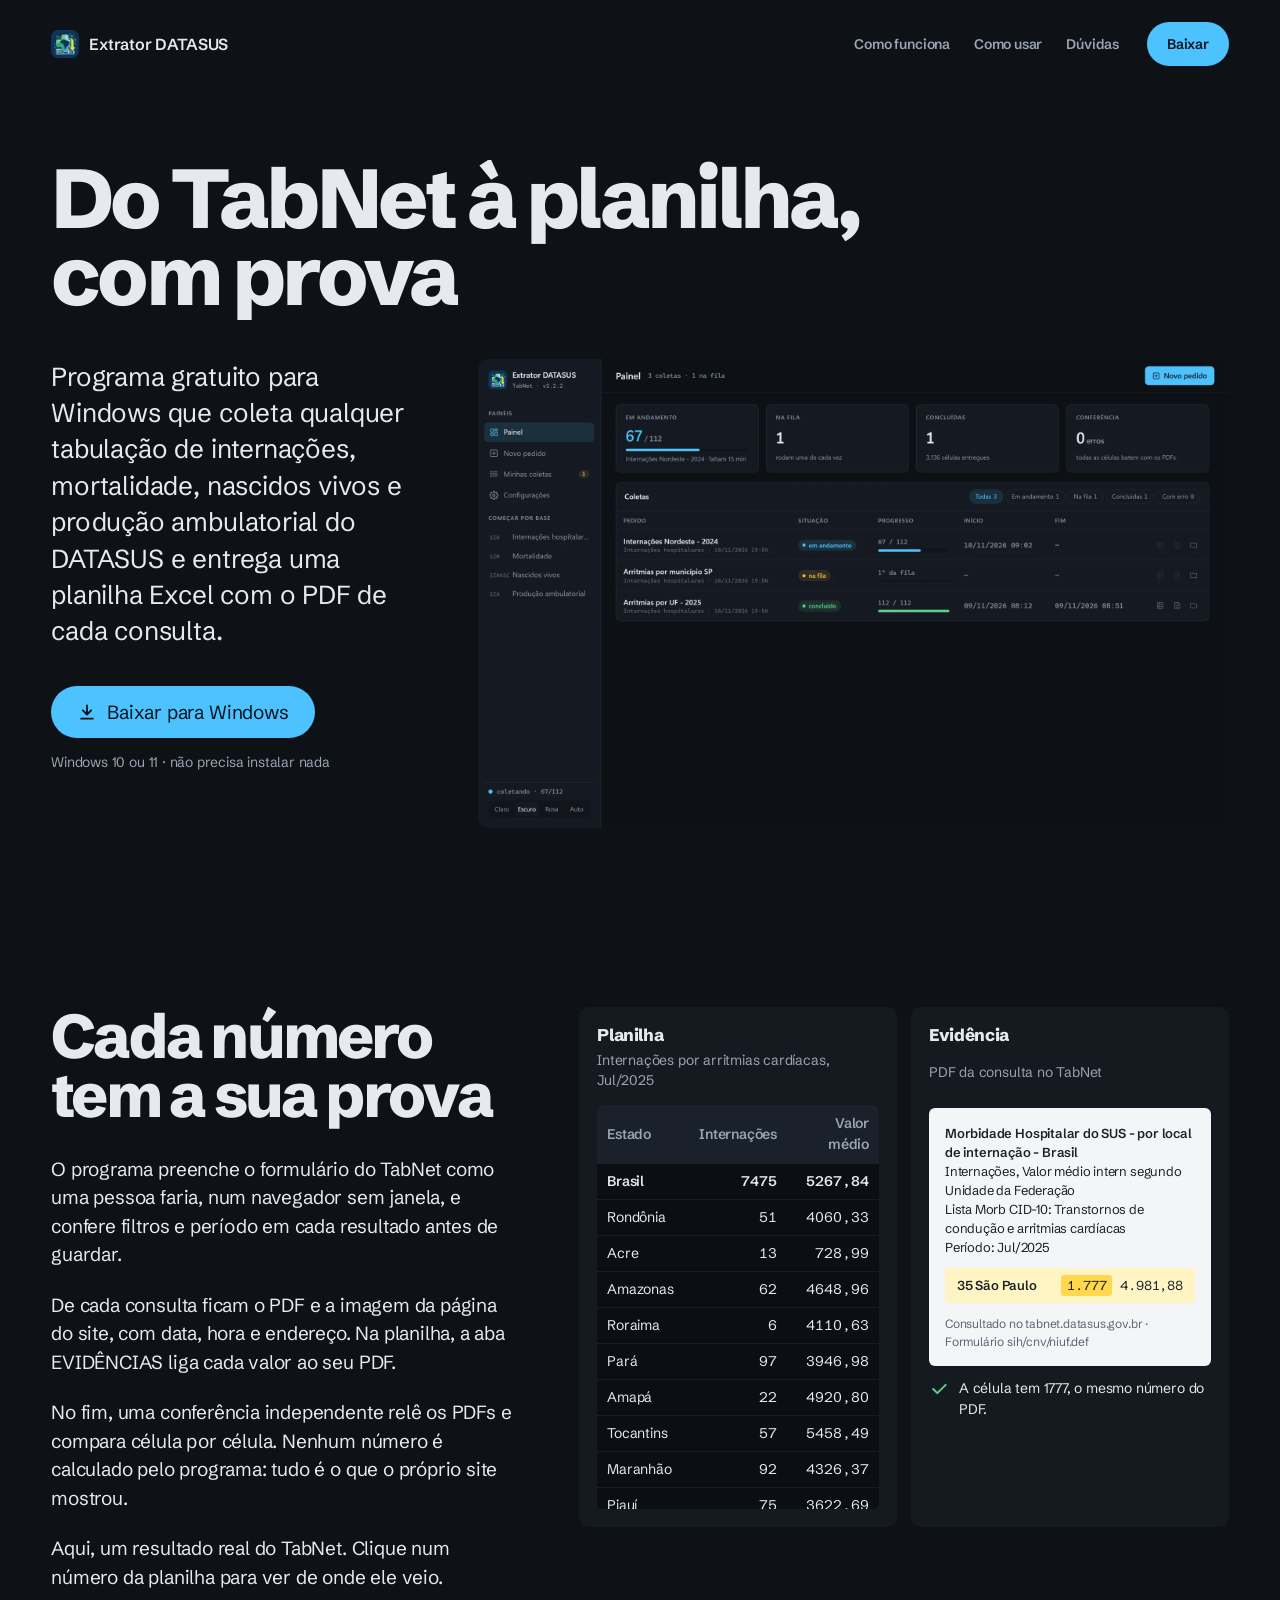
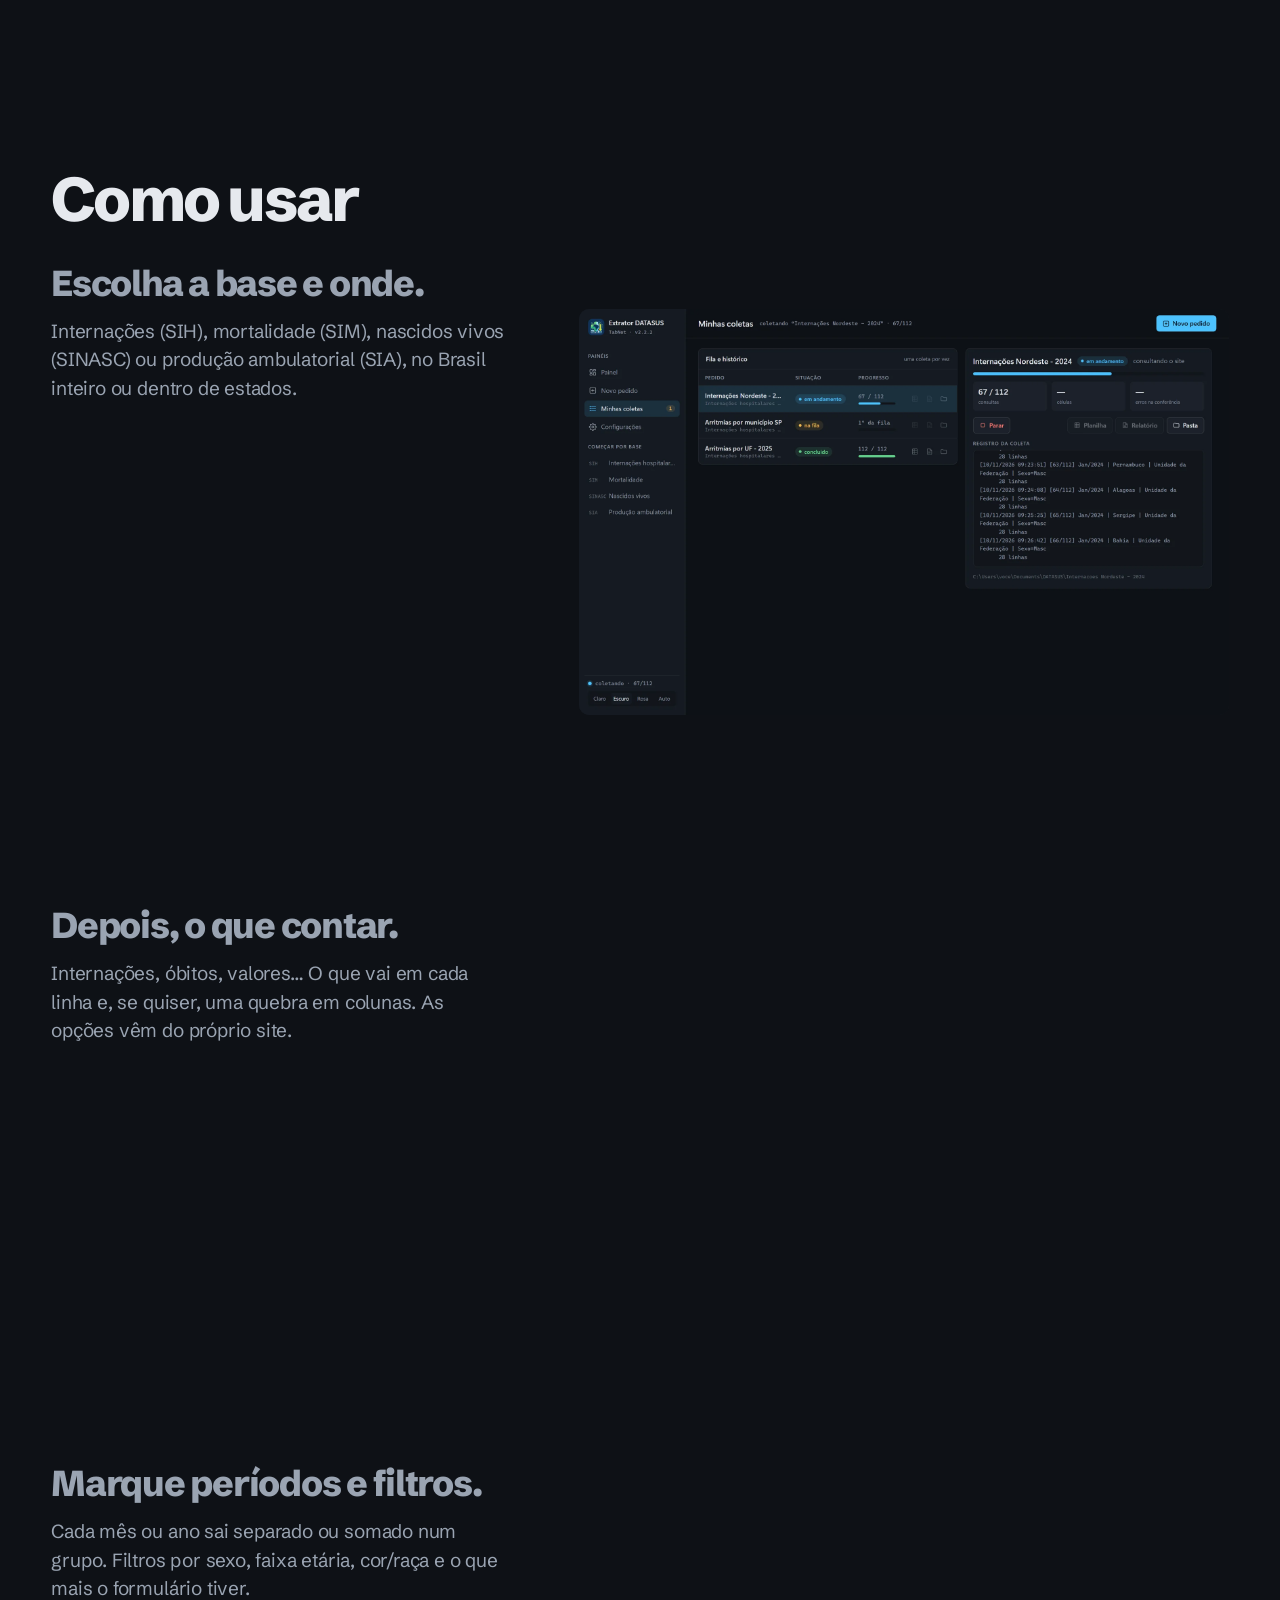
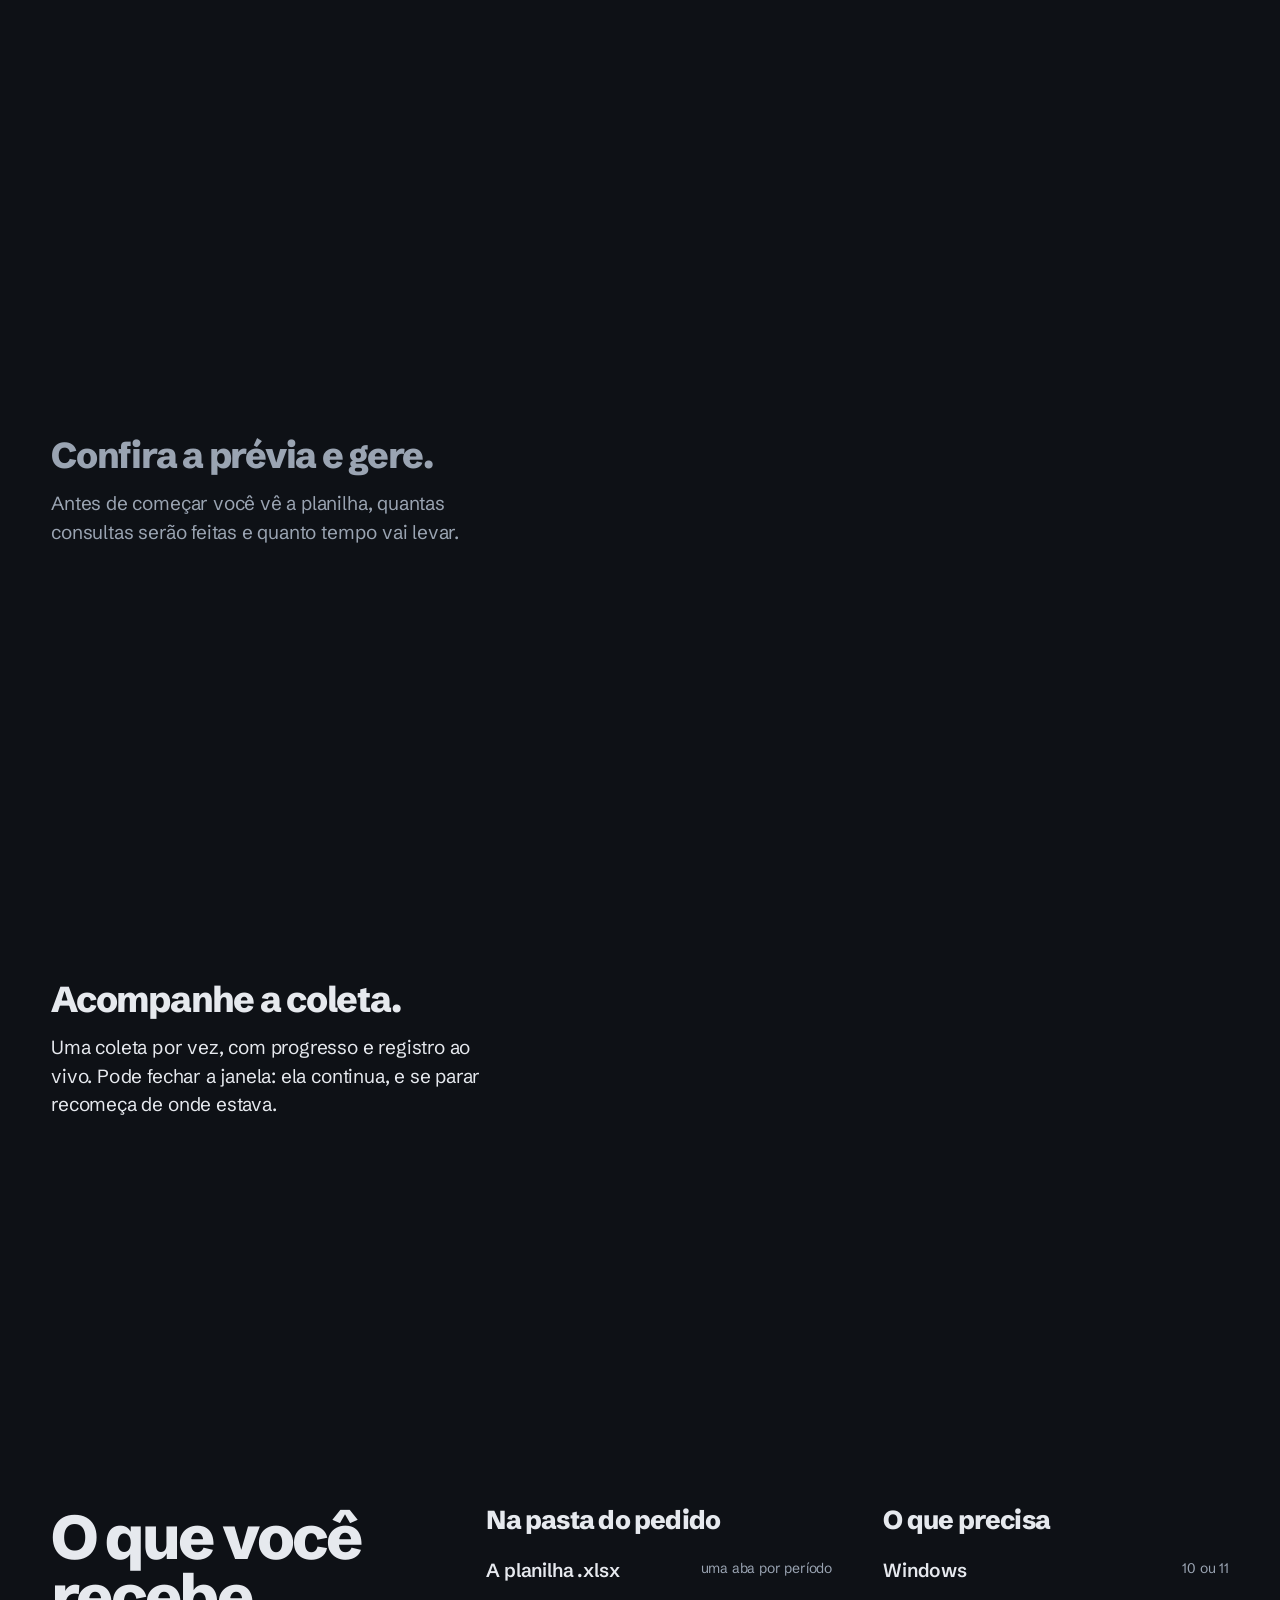
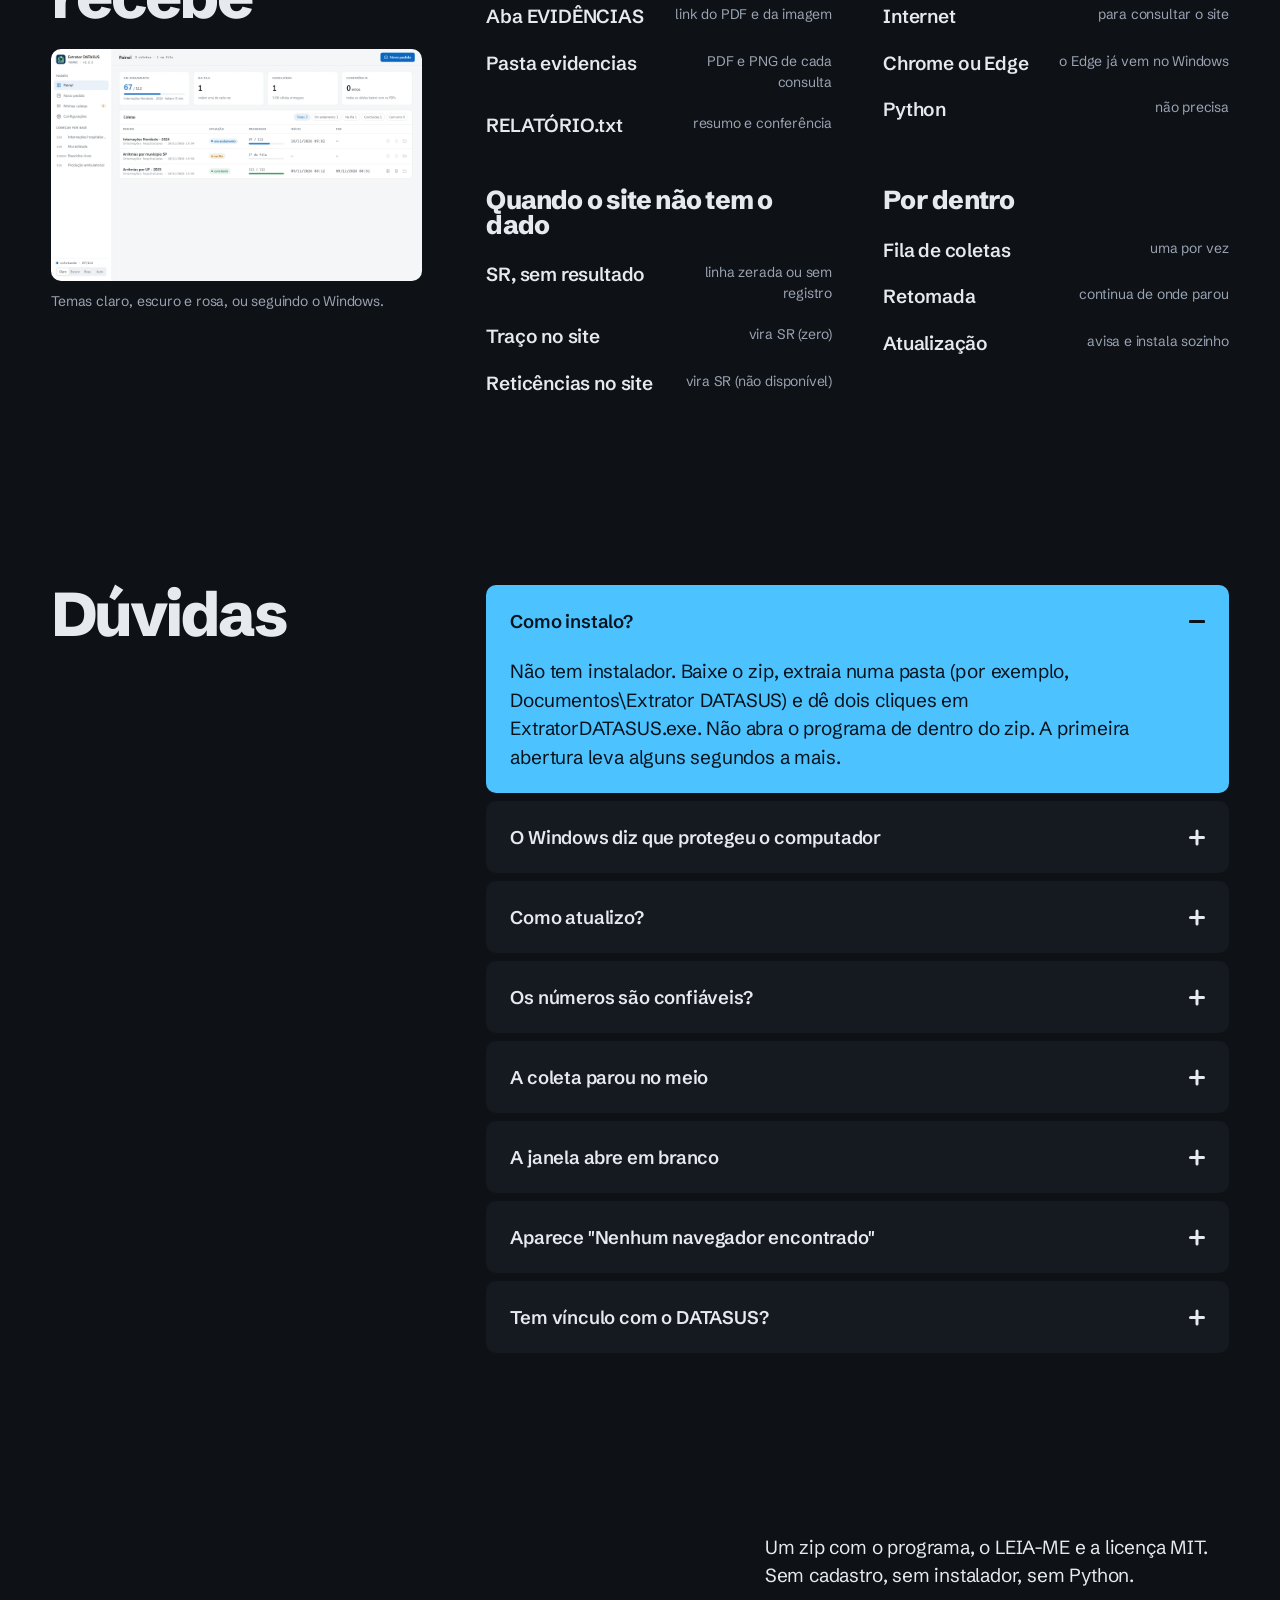
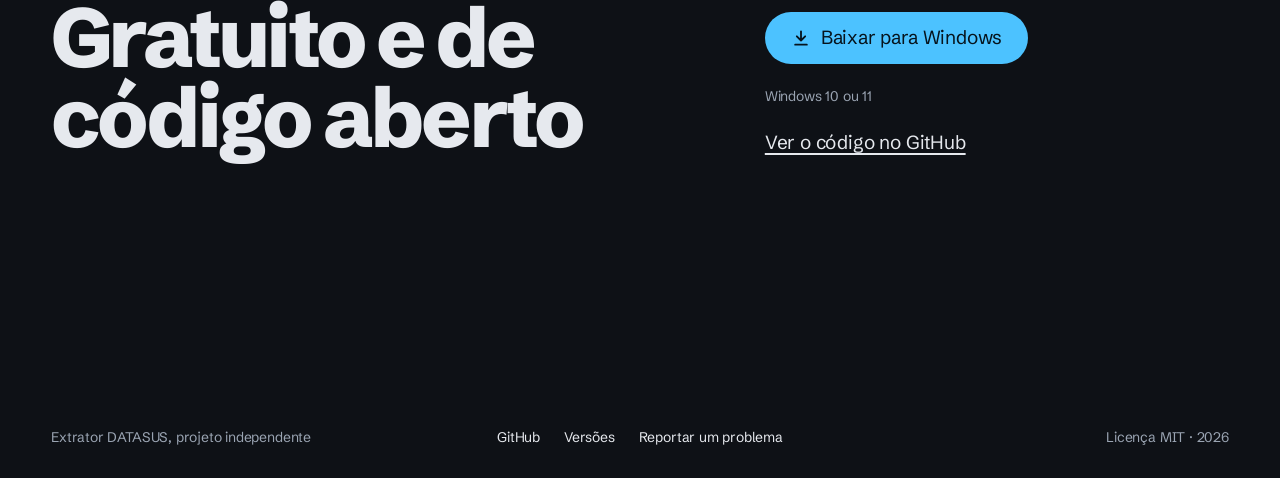
<file: docs/index.html>
<!doctype html>
<html lang="pt-BR">
<head>
<meta charset="utf-8">
<meta name="viewport" content="width=device-width, initial-scale=1">
<title>Extrator DATASUS</title>
<meta name="description" content="Programa gratuito para Windows que coleta tabulações do TabNet/DATASUS (SIH, SIM, SINASC e SIA) em planilha Excel, com o PDF de cada consulta e conferência independente.">
<link rel="icon" href="img/icone.png">
<meta property="og:title" content="Extrator DATASUS">
<meta property="og:description" content="Do TabNet à planilha, com a prova de cada número. Gratuito, para Windows.">
<meta property="og:image" content="img/painel.webp">
<link rel="preconnect" href="https://fonts.googleapis.com">
<link rel="preconnect" href="https://fonts.gstatic.com" crossorigin>
<link href="https://fonts.googleapis.com/css2?family=Schibsted+Grotesk:wght@400;600;800&display=swap" rel="stylesheet">
<style>
:root {
  /* as cores da própria interface do programa (tema escuro) */
  --bg: #0e1116;
  --surface: #151a21;
  --raise: #1b212a;
  --ink: #e6e9ee;
  --muted: #9aa4b2;
  --accent: #4cc2ff;
  --accent-ink: #06131c;
  --ok: #5fd08a;
  --r: 10px;
  --margem: clamp(20px, 4vw, 56px);
  --step-small: clamp(0.8125rem, 0.79rem + 0.1vw, 0.875rem);
  --step-body: clamp(1.0625rem, 1rem + 0.25vw, 1.1875rem);
  --step-lead: clamp(1.25rem, 1.1rem + 0.7vw, 1.625rem);
  --step-head: clamp(2rem, 1.3rem + 3.2vw, 4rem);
  --step-display: clamp(2.1rem, 0.9rem + 5.4vw, 6.4rem);
  --ease: cubic-bezier(.16, 1, .3, 1);
}
* { box-sizing: border-box; }
html { scroll-behavior: smooth; }
body {
  margin: 0; background: var(--bg); color: var(--ink);
  font: 400 var(--step-body)/1.5 "Schibsted Grotesk", "Segoe UI", system-ui, sans-serif;
  letter-spacing: -0.01em; -webkit-font-smoothing: antialiased;
}
img { display: block; max-width: 100%; height: auto; }
a { color: inherit; }
::selection { background: var(--accent); color: var(--accent-ink); }
:focus-visible { outline: 3px solid var(--accent); outline-offset: 3px; border-radius: 4px; }
.quadro { width: 100%; max-width: 1440px; margin: 0 auto; padding: 0 var(--margem); }
h1, h2, h3 { font-weight: 800; letter-spacing: -0.045em; line-height: 0.95; margin: 0; }
h2 { font-size: var(--step-head); }
p { margin: 0; }

/* ---------------------------------------------------------------- barra */
.barra { display: flex; align-items: center; gap: 28px; padding-block: 22px; font-weight: 600; font-size: var(--step-small); }
.marca { display: flex; align-items: center; gap: 10px; text-decoration: none; font-size: 1rem; }
.marca img { width: 28px; height: 28px; border-radius: 7px; }
.barra nav { display: flex; gap: 24px; margin-left: auto; }
.barra nav a { text-decoration: none; color: var(--muted); transition: color .2s; }
.barra nav a:hover { color: var(--ink); }

/* ---------------------------------------------------------------- botões */
.botao {
  display: inline-flex; align-items: center; gap: 10px; min-height: 52px; padding: 0 26px;
  background: var(--accent); color: var(--accent-ink); border-radius: 999px; border: 0;
  font: 600 1.0625rem/1 inherit; font-family: inherit; text-decoration: none; cursor: pointer;
  transition: transform .25s var(--ease), background-color .2s;
}
.botao:hover { background: #7fd4ff; transform: translateY(-2px); }
.botao:active { transform: translateY(0) scale(.98); }
.botao svg { width: 20px; height: 20px; }
.botao.pequeno { min-height: 44px; padding: 0 20px; font-size: var(--step-small); }
.link { color: var(--ink); text-underline-offset: 4px; text-decoration-thickness: 2px; transition: color .2s; }
.link:hover { color: var(--accent); }

/* ---------------------------------------------------------------- topo */
.topo { padding-top: clamp(40px, 8vh, 96px); }
.topo h1 { font-size: clamp(1.85rem, 0.9rem + 5.4vw, 6.4rem); line-height: 0.92; }
.topo h1 .l { display: block; overflow: hidden; padding-bottom: 0.08em; margin-bottom: -0.08em; }
.topo h1 .l > span { display: block; white-space: nowrap; }
.topo .grade { display: grid; grid-template-columns: minmax(0, 4fr) minmax(0, 8fr); gap: clamp(32px, 4vw, 64px); margin-top: clamp(32px, 5vh, 56px); align-items: start; }
.topo .apoio { max-width: 34ch; font-size: var(--step-lead); line-height: 1.4; }
.acoes { display: flex; flex-wrap: wrap; align-items: center; gap: 14px 28px; margin-top: 36px; }
.acoes .info { color: var(--muted); font-size: var(--step-small); }
.vitrine { margin: 0; }
.vitrine img { width: 100%; border-radius: var(--r); background: var(--surface); }
@media (max-width: 960px) { .topo .grade { grid-template-columns: minmax(0, 1fr); } .topo .apoio { max-width: 46ch; } }

/* ---------------------------------------------------------------- prova (o exemplo interativo) */
.secao { padding-top: clamp(120px, 14vw, 200px); }
.prova { display: grid; grid-template-columns: minmax(0, 5fr) minmax(0, 7fr); gap: clamp(32px, 5vw, 80px); align-items: start; }
.prova .texto { display: grid; gap: 22px; max-width: 46ch; }
.prova .texto h2 { margin-bottom: 8px; }
.prova .texto p + p { color: var(--ink); }
.demo { display: grid; grid-template-columns: minmax(0, 1fr) minmax(0, 1fr); gap: 14px; }
.demo .painel { background: var(--surface); border-radius: var(--r); padding: 18px; min-width: 0; }
.demo h3 { font-size: 1.0625rem; letter-spacing: -0.02em; line-height: 1.2; margin-bottom: 4px; }
.demo .sub { color: var(--muted); font-size: var(--step-small); margin-bottom: 14px; }
/* fragmento da planilha (data-ui: convenções do próprio produto) */
.planilha { max-height: 404px; overflow: auto; border-radius: 6px; background: #0b0e12; }
.planilha table { width: 100%; border-collapse: collapse; font-size: 14px; font-variant-numeric: tabular-nums; }
.planilha th { position: sticky; top: 0; background: #1b212a; text-align: right; font-weight: 600; padding: 8px 10px; color: var(--muted); }
.planilha th:first-child { text-align: left; }
.planilha td { padding: 0; border-top: 1px solid rgba(255, 255, 255, .06); }
.planilha td:first-child { padding: 7px 10px; white-space: nowrap; overflow: hidden; text-overflow: ellipsis; max-width: 0; width: 46%; }
.planilha button {
  display: block; width: 100%; padding: 7px 10px; border: 0; background: none; color: var(--ink);
  font: inherit; text-align: right; cursor: pointer; transition: background-color .15s;
}
.planilha button:hover { background: rgba(76, 194, 255, .12); }
.planilha button[aria-pressed="true"] { background: var(--accent); color: var(--accent-ink); font-weight: 600; }
.planilha .sr { color: var(--muted); }
.planilha tr.total td { font-weight: 600; }
/* a evidência: o texto do resultado no site, como fica no PDF */
.evidencia { display: grid; gap: 12px; align-content: start; }
.folha { background: #f4f5f7; color: #1d2128; border-radius: 6px; padding: 16px; font-size: 13px; line-height: 1.45; }
.folha .tit { font-weight: 600; }
.folha .linha { margin-top: 12px; display: grid; grid-template-columns: 1fr auto auto; gap: 14px; padding: 8px 12px; background: #fff5c4; border-radius: 4px; font-variant-numeric: tabular-nums; }
.folha .linha b { font-weight: 600; }
.folha .linha .marcado { background: #ffd84d; border-radius: 3px; padding: 1px 6px; margin: -1px -6px; }
.folha .fonte { margin-top: 12px; color: #5b6573; font-size: 12px; word-break: break-word; }
.veredito { display: flex; gap: 10px; align-items: flex-start; font-size: var(--step-small); color: var(--ink); }
.veredito svg { flex: none; width: 20px; height: 20px; color: var(--ok); margin-top: 1px; }

/* ---------------------------------------------------------------- como usar (print fixo, frases mudam) */
.uso { display: grid; grid-template-columns: minmax(0, 5fr) minmax(0, 7fr); gap: clamp(32px, 5vw, 80px); }
.uso h2 { margin-bottom: clamp(24px, 4vh, 48px); }
.frase { min-height: 62vh; display: flex; flex-direction: column; justify-content: center; gap: 14px; }
.frase:first-of-type { min-height: 48vh; justify-content: flex-start; }
.frase h3 { font-size: clamp(1.6rem, 1.1rem + 1.6vw, 2.25rem); letter-spacing: -0.035em; line-height: 1.05; color: var(--muted); transition: color .35s; }
.frase p { color: var(--muted); max-width: 38ch; transition: color .35s; }
.frase.ativa h3, .frase.ativa p { color: var(--ink); }
.frase .print-celular { display: none; }
.palco { position: sticky; top: 12vh; height: 76vh; display: grid; align-items: center; }
.palco figure { margin: 0; position: relative; aspect-ratio: 16 / 10; }
.palco img { position: absolute; inset: 0; width: 100%; height: 100%; object-fit: cover; object-position: left top; border-radius: var(--r); background: var(--surface); opacity: 0; transform: scale(.985); transition: opacity .5s var(--ease), transform .7s var(--ease); }
.palco img.ativa { opacity: 1; transform: none; }

/* ---------------------------------------------------------------- listas */
.listas { display: grid; grid-template-columns: minmax(0, 4fr) minmax(0, 8fr); gap: clamp(32px, 5vw, 80px); align-items: start; }
.listas .colunas { display: grid; grid-template-columns: repeat(2, minmax(0, 1fr)); gap: 40px clamp(24px, 4vw, 64px); }
.grupo h3 { font-size: var(--step-lead); letter-spacing: -0.03em; margin-bottom: 14px; }
.grupo ul { list-style: none; margin: 0; padding: 0; }
.grupo li { display: flex; justify-content: space-between; gap: 18px; padding: 9px 0; }
.grupo li b { font-weight: 600; white-space: nowrap; }
.grupo li span { color: var(--muted); text-align: right; font-size: var(--step-small); padding-top: 2px; }
.listas .claro { margin-top: 24px; }
.listas .claro img { border-radius: var(--r); }
.legenda { color: var(--muted); font-size: var(--step-small); margin-top: 10px; }

/* ---------------------------------------------------------------- dúvidas */
.duvidas { display: grid; grid-template-columns: minmax(0, 4fr) minmax(0, 8fr); gap: clamp(32px, 5vw, 80px); align-items: start; }
.duvidas h2 { align-self: start; }
.tiles { display: grid; gap: 8px; }
details { background: var(--surface); border-radius: var(--r); transition: background-color .25s; }
details[open] { background: var(--accent); color: var(--accent-ink); }
summary { list-style: none; display: flex; align-items: center; justify-content: space-between; gap: 20px; min-height: 72px; padding: 18px 24px; font-weight: 600; font-size: 1.15rem; cursor: pointer; }
summary::-webkit-details-marker { display: none; }
summary:hover { color: var(--accent); }
details[open] summary:hover { color: var(--accent-ink); }
.mais { position: relative; flex: none; width: 16px; height: 16px; }
.mais::before, .mais::after { content: ""; position: absolute; left: 0; top: 6.5px; width: 16px; height: 3px; background: currentColor; border-radius: 2px; transition: transform .3s var(--ease); }
.mais::after { transform: rotate(90deg); }
details[open] .mais::after { transform: rotate(0deg); }
details p { padding: 0 24px 22px; max-width: 58ch; }

/* ---------------------------------------------------------------- download e rodapé */
.fim { padding-top: clamp(120px, 14vw, 200px); display: grid; grid-template-columns: minmax(0, 7fr) minmax(0, 5fr); gap: clamp(32px, 5vw, 80px); align-items: end; }
.fim h2 { font-size: var(--step-display); }
.fim .lado { display: grid; gap: 22px; justify-items: start; }
.fim .lado p { color: var(--ink); max-width: 40ch; }
.rodape { display: grid; grid-template-columns: 1fr auto 1fr; gap: 16px 24px; padding-block: 30vh 30px; font-size: var(--step-small); color: var(--muted); }
.rodape nav { display: flex; gap: 24px; }
.rodape nav a { color: var(--ink); text-decoration: none; }
.rodape nav a:hover { color: var(--accent); }
.rodape .dir { text-align: right; }

/* ---------------------------------------------------------------- movimento */
.js .sobe { opacity: 0; transform: translateY(24px); transition: opacity .8s var(--ease), transform .8s var(--ease); transition-delay: calc(var(--i, 0) * 80ms); }
.js .sobe.visto { opacity: 1; transform: none; }
.js .topo h1 .l > span { transform: translateY(105%); animation: linha .9s var(--ease) forwards; }
.js .topo h1 .l:nth-child(2) > span { animation-delay: .11s; }
.js .topo .entra { opacity: 0; animation: aparece .7s var(--ease) .55s forwards; }
.js .vitrine img { animation: aproxima 1.4s var(--ease) .3s both; }
@keyframes linha { to { transform: none; } }
@keyframes aparece { from { opacity: 0; transform: translateY(12px); } to { opacity: 1; transform: none; } }
@keyframes aproxima { from { opacity: 0; transform: translateY(40px) scale(.97); } to { opacity: 1; transform: none; } }
@media (prefers-reduced-motion: reduce) {
  html { scroll-behavior: auto; }
  .js .sobe, .js .topo .entra, .js .vitrine img, .js .topo h1 .l > span { opacity: 1; transform: none; animation: none; transition: none; }
  .palco img { transition: none; }
}

/* ---------------------------------------------------------------- telas menores */
@media (max-width: 960px) {
  .prova, .uso, .listas, .duvidas, .fim { grid-template-columns: minmax(0, 1fr); }
  .palco { display: none; }
  .frase, .frase:first-of-type { min-height: 0; padding-bottom: 56px; }
  .frase h3, .frase p { color: var(--ink); }
  .frase .print-celular { display: block; margin-top: 10px; border-radius: var(--r); background: var(--surface); }
  .duvidas h2 { position: static; }
}
@media (max-width: 640px) {
  .barra nav { display: none; }
  .barra .botao { margin-left: auto; }
  .demo { grid-template-columns: minmax(0, 1fr); }
  .listas .colunas { grid-template-columns: minmax(0, 1fr); }
  summary { font-size: 1.05rem; min-height: 64px; padding: 16px 20px; }
  details p { padding: 0 20px 20px; font-size: 1rem; }
  .rodape { grid-template-columns: minmax(0, 1fr); padding-block: 20vh 24px; gap: 8px; }
  .rodape nav { flex-wrap: wrap; gap: 8px 20px; }
  .rodape .dir { text-align: left; }
}
</style>
</head>
<body>
<header class="quadro barra">
  <a class="marca" href="#"><img src="img/icone.png" alt="" width="28" height="28">Extrator DATASUS</a>
  <nav aria-label="Seções">
    <a href="#prova">Como funciona</a>
    <a href="#como-usar">Como usar</a>
    <a href="#duvidas">Dúvidas</a>
  </nav>
  <a class="botao pequeno" href="#baixar">Baixar</a>
</header>

<main>
  <section class="quadro topo">
    <h1><span class="l"><span>Do TabNet à planilha,</span></span><span class="l"><span>com prova</span></span></h1>
    <div class="grade">
    <div>
    <p class="apoio entra">Programa gratuito para Windows que coleta qualquer tabulação de internações, mortalidade, nascidos vivos e produção ambulatorial do DATASUS e entrega uma planilha Excel com o PDF de cada consulta.</p>
    <div class="acoes entra">
      <a class="botao baixar" href="https://github.com/victorsimasdev/datasus-extractor/releases/latest">
        <svg viewBox="0 0 24 24" fill="none" stroke="currentColor" stroke-width="2.2" stroke-linecap="round" stroke-linejoin="round" aria-hidden="true"><path d="M12 4v11M7 10l5 5 5-5M5 20h14"/></svg>
        Baixar para Windows
      </a>
      <span class="info versao">Windows 10 ou 11 · não precisa instalar nada</span>
    </div>
    </div>
    <figure class="vitrine">
      <img src="img/painel.webp" width="1920" height="1200" alt="Painel do Extrator DATASUS: uma coleta em andamento com 67 de 112 consultas, uma na fila e uma concluída com 3.136 células e nenhum erro na conferência.">
    </figure>
    </div>
  </section>

  <section class="quadro secao" id="prova" aria-labelledby="t-prova">
    <div class="prova">
      <div class="texto">
        <h2 id="t-prova" class="sobe">Cada número tem a sua prova</h2>
        <p class="sobe" style="--i:1">O programa preenche o formulário do TabNet como uma pessoa faria, num navegador sem janela, e confere filtros e período em cada resultado antes de guardar.</p>
        <p class="sobe" style="--i:2">De cada consulta ficam o PDF e a imagem da página do site, com data, hora e endereço. Na planilha, a aba EVIDÊNCIAS liga cada valor ao seu PDF.</p>
        <p class="sobe" style="--i:3">No fim, uma conferência independente relê os PDFs e compara célula por célula. Nenhum número é calculado pelo programa: tudo é o que o próprio site mostrou.</p>
        <p class="sobe" style="--i:4">Aqui, um resultado real do TabNet. Clique num número da planilha para ver de onde ele veio.</p>
      </div>
      <div class="demo sobe" style="--i:2" data-ui>
        <div class="painel">
          <h3>Planilha</h3>
          <p class="sub">Internações por arritmias cardíacas, Jul/2025</p>
          <div class="planilha" id="planilha">
            <table>
              <thead><tr><th>Estado</th><th>Internações</th><th>Valor médio</th></tr></thead>
              <tbody></tbody>
            </table>
          </div>
        </div>
        <div class="painel evidencia" aria-live="polite">
          <h3>Evidência</h3>
          <p class="sub" id="ev-arquivo">PDF da consulta no TabNet</p>
          <div class="folha">
            <p class="tit">Morbidade Hospitalar do SUS - por local de internação - Brasil</p>
            <p>Internações, Valor médio intern segundo Unidade da Federação</p>
            <p>Lista Morb CID-10: Transtornos de condução e arritmias cardíacas</p>
            <p>Período: Jul/2025</p>
            <div class="linha" id="ev-linha"><b>35 São Paulo</b><span>1.777</span><span>4.981,88</span></div>
            <p class="fonte">Consultado no tabnet.datasus.gov.br · Formulário sih/cnv/niuf.def</p>
          </div>
          <p class="veredito" id="ev-veredito"><svg viewBox="0 0 24 24" fill="none" stroke="currentColor" stroke-width="2.4" stroke-linecap="round" stroke-linejoin="round" aria-hidden="true"><path d="m5 12 5 5L20 7"/></svg><span>A célula tem 1777, o mesmo número do PDF.</span></p>
        </div>
      </div>
    </div>
  </section>

  <section class="quadro secao" id="como-usar" aria-labelledby="t-uso">
    <div class="uso">
      <div>
        <h2 id="t-uso" class="sobe">Como usar</h2>
        <div class="frase ativa" data-print="0">
          <h3>Escolha a base e onde.</h3>
          <p>Internações (SIH), mortalidade (SIM), nascidos vivos (SINASC) ou produção ambulatorial (SIA), no Brasil inteiro ou dentro de estados.</p>
          <img class="print-celular" src="img/passo-base.webp" width="1920" height="1200" loading="lazy" alt="Primeiro passo do novo pedido: escolha entre as quatro bases e entre Brasil inteiro ou dentro de estados.">
        </div>
        <div class="frase" data-print="1">
          <h3>Depois, o que contar.</h3>
          <p>Internações, óbitos, valores… O que vai em cada linha e, se quiser, uma quebra em colunas. As opções vêm do próprio site.</p>
          <img class="print-celular" src="img/passo-contar.webp" width="1920" height="1200" loading="lazy" alt="Segundo passo: o que contar em cada célula, uma linha da planilha para cada estado e a quebra opcional em colunas.">
        </div>
        <div class="frase" data-print="2">
          <h3>Marque períodos e filtros.</h3>
          <p>Cada mês ou ano sai separado ou somado num grupo. Filtros por sexo, faixa etária, cor/raça e o que mais o formulário tiver.</p>
          <img class="print-celular" src="img/passo-periodo.webp" width="1920" height="1200" loading="lazy" alt="Terceiro passo: lista de períodos com atalhos para cada um separado, tudo somado ou um grupo por ano.">
        </div>
        <div class="frase" data-print="3">
          <h3>Confira a prévia e gere.</h3>
          <p>Antes de começar você vê a planilha, quantas consultas serão feitas e quanto tempo vai levar.</p>
          <img class="print-celular" src="img/passo-previa.webp" width="1920" height="1200" loading="lazy" alt="Último passo: prévia da planilha com os estados e as regiões, e a estimativa de consultas e tempo.">
        </div>
        <div class="frase" data-print="4">
          <h3>Acompanhe a coleta.</h3>
          <p>Uma coleta por vez, com progresso e registro ao vivo. Pode fechar a janela: ela continua, e se parar recomeça de onde estava.</p>
          <img class="print-celular" src="img/coletas.webp" width="1920" height="1200" loading="lazy" alt="Minhas coletas: fila e histórico ao lado do detalhe da coleta em andamento, com 67 de 112 consultas e o registro ao vivo.">
        </div>
      </div>
      <div class="palco" aria-hidden="true">
        <figure>
          <img class="ativa" src="img/passo-base.webp" width="1920" height="1200" alt="">
          <img src="img/passo-contar.webp" width="1920" height="1200" alt="" loading="lazy">
          <img src="img/passo-periodo.webp" width="1920" height="1200" alt="" loading="lazy">
          <img src="img/passo-previa.webp" width="1920" height="1200" alt="" loading="lazy">
          <img src="img/coletas.webp" width="1920" height="1200" alt="" loading="lazy">
        </figure>
      </div>
    </div>
  </section>

  <section class="quadro secao" id="o-que-sai" aria-labelledby="t-sai">
    <div class="listas">
      <div>
        <h2 id="t-sai" class="sobe">O que você recebe</h2>
        <figure class="claro sobe" style="--i:1;margin-inline:0">
          <img src="img/painel-claro.webp" width="1920" height="1200" loading="lazy" alt="O painel do programa no tema claro.">
          <figcaption class="legenda">Temas claro, escuro e rosa, ou seguindo o Windows.</figcaption>
        </figure>
      </div>
      <div class="colunas">
        <div class="grupo sobe" style="--i:1">
          <h3>Na pasta do pedido</h3>
          <ul>
            <li><b>A planilha .xlsx</b><span>uma aba por período</span></li>
            <li><b>Aba EVIDÊNCIAS</b><span>link do PDF e da imagem</span></li>
            <li><b>Pasta evidencias</b><span>PDF e PNG de cada consulta</span></li>
            <li><b>RELATÓRIO.txt</b><span>resumo e conferência</span></li>
          </ul>
        </div>
        <div class="grupo sobe" style="--i:2">
          <h3>O que precisa</h3>
          <ul>
            <li><b>Windows</b><span>10 ou 11</span></li>
            <li><b>Internet</b><span>para consultar o site</span></li>
            <li><b>Chrome ou Edge</b><span>o Edge já vem no Windows</span></li>
            <li><b>Python</b><span>não precisa</span></li>
          </ul>
        </div>
        <div class="grupo sobe" style="--i:3">
          <h3>Quando o site não tem o dado</h3>
          <ul>
            <li><b>SR, sem resultado</b><span>linha zerada ou sem registro</span></li>
            <li><b>Traço no site</b><span>vira SR (zero)</span></li>
            <li><b>Reticências no site</b><span>vira SR (não disponível)</span></li>
          </ul>
        </div>
        <div class="grupo sobe" style="--i:4">
          <h3>Por dentro</h3>
          <ul>
            <li><b>Fila de coletas</b><span>uma por vez</span></li>
            <li><b>Retomada</b><span>continua de onde parou</span></li>
            <li><b>Atualização</b><span>avisa e instala sozinho</span></li>
          </ul>
        </div>
      </div>
    </div>
  </section>

  <section class="quadro secao" id="duvidas" aria-labelledby="t-duvidas">
    <div class="duvidas">
      <h2 id="t-duvidas" class="sobe">Dúvidas</h2>
      <div class="tiles">
        <details name="duvida" class="sobe" open>
          <summary>Como instalo?<span class="mais" aria-hidden="true"></span></summary>
          <p>Não tem instalador. Baixe o zip, extraia numa pasta (por exemplo, Documentos\Extrator DATASUS) e dê dois cliques em ExtratorDATASUS.exe. Não abra o programa de dentro do zip. A primeira abertura leva alguns segundos a mais.</p>
        </details>
        <details name="duvida" class="sobe" style="--i:1">
          <summary>O Windows diz que protegeu o computador<span class="mais" aria-hidden="true"></span></summary>
          <p>Acontece porque o programa não tem assinatura digital paga. Clique em "Mais informações" e depois em "Executar assim mesmo". O código é aberto e está no GitHub. Para não ver o aviso, antes de extrair clique no zip com o botão direito, Propriedades, e marque Desbloquear.</p>
        </details>
        <details name="duvida" class="sobe" style="--i:2">
          <summary>Como atualizo?<span class="mais" aria-hidden="true"></span></summary>
          <p>A partir da versão 2.2, o programa avisa ao abrir quando sai uma versão nova e pergunta se quer instalar. Ele baixa, fecha e abre de novo sozinho. Coletas e histórico continuam como estão.</p>
        </details>
        <details name="duvida" class="sobe" style="--i:3">
          <summary>Os números são confiáveis?<span class="mais" aria-hidden="true"></span></summary>
          <p>Cada valor é o texto exato que o site mostrou, e a conferência relê os PDFs no fim. Os dados dos últimos seis meses ainda podem ser atualizados pelo DATASUS, então vale coletar de novo mais tarde.</p>
        </details>
        <details name="duvida" class="sobe" style="--i:4">
          <summary>A coleta parou no meio<span class="mais" aria-hidden="true"></span></summary>
          <p>O site do DATASUS às vezes fica lento ou fora do ar. O programa espera e tenta de novo sozinho, e cada consulta já feita fica salva. Se você parar, em "Minhas coletas" a coleta continua de onde estava.</p>
        </details>
        <details name="duvida" class="sobe" style="--i:5">
          <summary>A janela abre em branco<span class="mais" aria-hidden="true"></span></summary>
          <p>Instale o "Microsoft Edge WebView2 Runtime", no site da Microsoft. No Windows 11 ele já vem instalado.</p>
        </details>
        <details name="duvida" class="sobe" style="--i:6">
          <summary>Aparece "Nenhum navegador encontrado"<span class="mais" aria-hidden="true"></span></summary>
          <p>A coleta usa o navegador do computador, sem abrir janela. Instale o Google Chrome ou atualize o Microsoft Edge.</p>
        </details>
        <details name="duvida" class="sobe" style="--i:7">
          <summary>Tem vínculo com o DATASUS?<span class="mais" aria-hidden="true"></span></summary>
          <p>Não. É um projeto independente, sem vínculo com o DATASUS nem com o Ministério da Saúde, que usa os dados públicos do TabNet. O site é público: use com moderação.</p>
        </details>
      </div>
    </div>
  </section>

  <section class="quadro fim" id="baixar" aria-labelledby="t-baixar">
    <h2 id="t-baixar" class="sobe">Gratuito e de código aberto</h2>
    <div class="lado">
      <p class="sobe" style="--i:1">Um zip com o programa, o LEIA-ME e a licença MIT. Sem cadastro, sem instalador, sem Python.</p>
      <a class="botao baixar sobe" style="--i:2" href="https://github.com/victorsimasdev/datasus-extractor/releases/latest">
        <svg viewBox="0 0 24 24" fill="none" stroke="currentColor" stroke-width="2.2" stroke-linecap="round" stroke-linejoin="round" aria-hidden="true"><path d="M12 4v11M7 10l5 5 5-5M5 20h14"/></svg>
        Baixar para Windows
      </a>
      <p class="info versao sobe" style="--i:3;color:var(--muted);font-size:var(--step-small)">Windows 10 ou 11</p>
      <a class="link sobe" style="--i:4" href="https://github.com/victorsimasdev/datasus-extractor">Ver o código no GitHub</a>
    </div>
  </section>
</main>

<footer class="quadro rodape">
  <span>Extrator DATASUS, projeto independente</span>
  <nav aria-label="Links">
    <a href="https://github.com/victorsimasdev/datasus-extractor">GitHub</a>
    <a href="https://github.com/victorsimasdev/datasus-extractor/releases">Versões</a>
    <a href="https://github.com/victorsimasdev/datasus-extractor/issues/new/choose">Reportar um problema</a>
  </nav>
  <span class="dir">Licença MIT · 2026</span>
</footer>

<script>
document.documentElement.classList.add("js");

// resultado real do TabNet (SIH, Jul/2025), o mesmo usado nos testes do projeto
const DADOS = [
  ["TOTAL", "7.475", "5.267,84"], ["11 Rondônia", "51", "4.060,33"], ["12 Acre", "13", "728,99"],
  ["13 Amazonas", "62", "4.648,96"], ["14 Roraima", "6", "4.110,63"], ["15 Pará", "97", "3.946,98"],
  ["16 Amapá", "22", "4.920,80"], ["17 Tocantins", "57", "5.458,49"], ["21 Maranhão", "92", "4.326,37"],
  ["22 Piauí", "75", "3.622,69"], ["23 Ceará", "222", "5.432,71"], ["24 Rio Grande do Norte", "101", "7.182,68"],
  ["25 Paraíba", "107", "7.504,40"], ["26 Pernambuco", "298", "4.966,02"], ["27 Alagoas", "59", "10.859,51"],
  ["28 Sergipe", "91", "6.157,19"], ["29 Bahia", "401", "4.271,34"], ["31 Minas Gerais", "1.036", "5.834,32"],
  ["32 Espírito Santo", "165", "6.246,57"], ["33 Rio de Janeiro", "569", "4.707,80"], ["35 São Paulo", "1.777", "4.981,88"],
  ["41 Paraná", "587", "6.175,50"], ["42 Santa Catarina", "356", "5.544,80"], ["43 Rio Grande do Sul", "639", "6.337,93"],
  ["50 Mato Grosso do Sul", "112", "3.702,67"], ["51 Mato Grosso", "93", "1.863,92"], ["52 Goiás", "236", "2.865,61"],
  ["53 Distrito Federal", "151", "4.819,20"], ["00 Ignorado/exterior", "-", "..."],
];
const naCelula = (t) => (t === "-" || t === "..." ? "SR" : t.replace(/\./g, ""));
const nome = (r) => (r === "TOTAL" ? "Brasil" : r.replace(/^\d+ /, ""));
const corpo = document.querySelector("#planilha tbody");
corpo.innerHTML = DADOS.map(([r, a, b], i) => `<tr class="${i ? "" : "total"}"><td>${nome(r)}</td>`
  + [a, b].map((v, j) => `<td><button type="button" data-l="${i}" data-c="${j}" class="${naCelula(v) === "SR" ? "sr" : ""}"
     aria-pressed="false" aria-label="${nome(r)}, ${j ? "valor médio" : "internações"}: ${naCelula(v)}">${naCelula(v)}</button></td>`).join("")
  + "</tr>").join("");

function mostrar(l, c) {
  const [r, a, b] = DADOS[l];
  corpo.querySelectorAll("button").forEach((x) => x.setAttribute("aria-pressed", String(+x.dataset.l === l && +x.dataset.c === c)));
  const marca = (v, j) => `<span class="${j === c ? "marcado" : ""}">${v}</span>`;
  document.getElementById("ev-linha").innerHTML = `<b>${r === "TOTAL" ? "Total" : r}</b>${marca(a, 0)}${marca(b, 1)}`;
  const v = c ? b : a, cel = naCelula(v);
  document.querySelector("#ev-veredito span").textContent = cel === "SR"
    ? `O site mostra "${v}", e a célula fica SR, ${v === "-" ? "zero" : "dado não disponível"}.`
    : `A célula tem ${cel}, o mesmo número do PDF.`;
}
corpo.addEventListener("click", (e) => { const x = e.target.closest("button"); if (x) mostrar(+x.dataset.l, +x.dataset.c); });
mostrar(20, 0);

// versão e tamanho do zip mais recente (sem internet, o botão leva à página das versões)
fetch("https://api.github.com/repos/victorsimasdev/datasus-extractor/releases/latest")
  .then((r) => (r.ok ? r.json() : Promise.reject()))
  .then((rel) => {
    const zip = (rel.assets || []).find((a) => a.name.endsWith("-windows.zip"));
    if (!zip) return;
    document.querySelectorAll("a.baixar").forEach((a) => { a.href = zip.browser_download_url; });
    const texto = `Versão ${rel.tag_name.replace(/^v/, "")} · ${Math.round(zip.size / 1e6)} MB · Windows 10 ou 11`;
    document.querySelectorAll(".versao").forEach((s) => { s.textContent = texto; });
  })
  .catch(() => {});

// entradas ao rolar
const io = new IntersectionObserver((es) => es.forEach((e) => {
  if (e.isIntersecting) { e.target.classList.add("visto"); io.unobserve(e.target); }
}), { rootMargin: "0px 0px -8% 0px" });
document.querySelectorAll(".sobe").forEach((el) => io.observe(el));

// como usar: a frase no centro da tela troca o print fixo
const prints = document.querySelectorAll(".palco img");
const frases = document.querySelectorAll(".frase");
const foco = new IntersectionObserver((es) => es.forEach((e) => {
  if (!e.isIntersecting) return;
  frases.forEach((f) => f.classList.toggle("ativa", f === e.target));
  prints.forEach((p, i) => p.classList.toggle("ativa", i === +e.target.dataset.print));
}), { rootMargin: "-45% 0px -45% 0px" });
frases.forEach((f) => foco.observe(f));
</script>
</body>
</html>
</file>
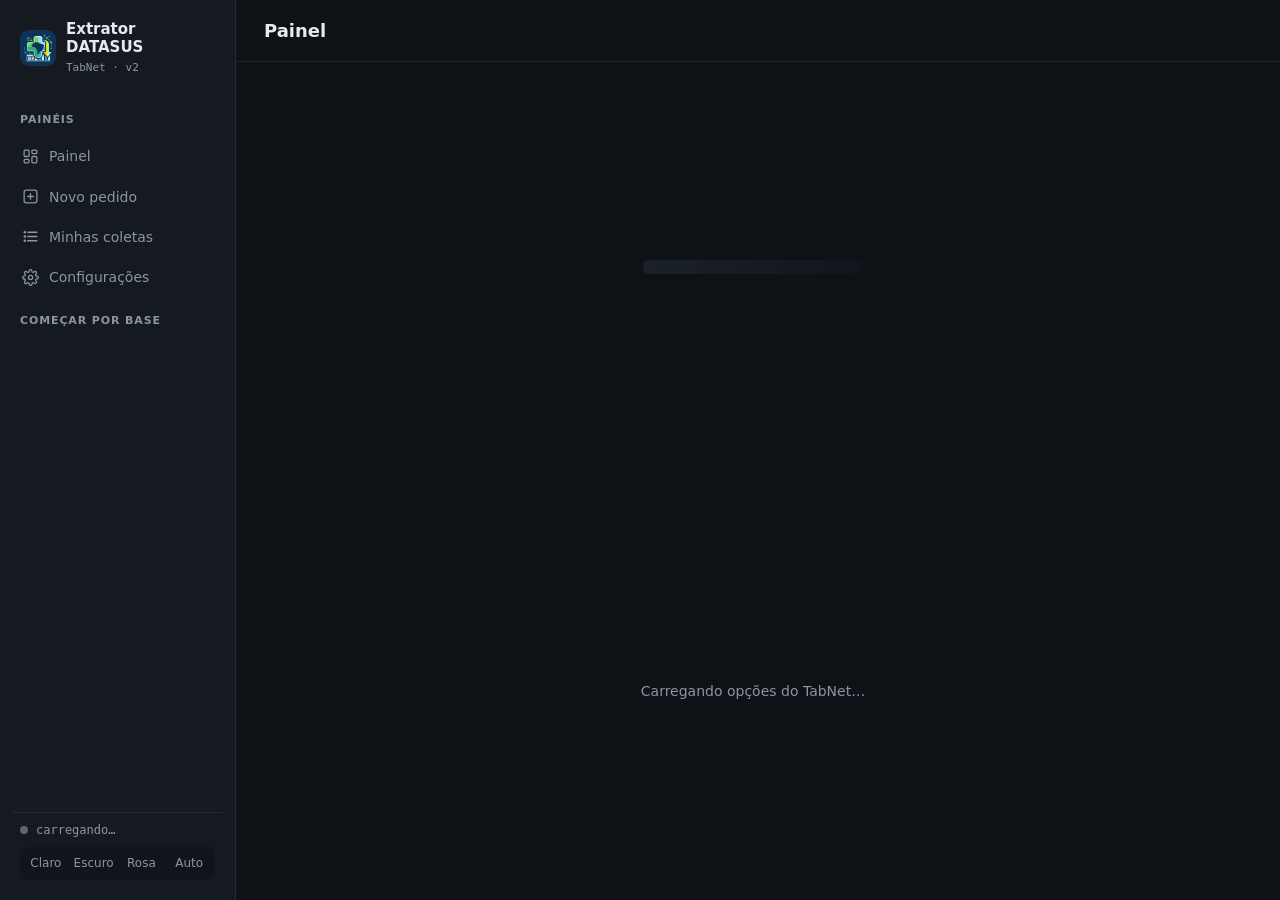
<file: extrator/web/index.html>
<!doctype html>
<html lang="pt-BR" data-theme="dark">
<head>
<meta charset="utf-8">
<title>Extrator DATASUS</title>
<link rel="stylesheet" href="app.css">
</head>
<body>
<div class="app">
  <aside class="lado">
    <div class="marca">
      <img src="icone.png" alt="">
      <div><b>Extrator DATASUS</b><span>TabNet · v<span id="versao">2</span></span></div>
    </div>
    <div class="eyebrow secao-lado">Painéis</div>
    <button class="nav" data-ir="painel"><svg data-icone="painel"></svg>Painel</button>
    <button class="nav" data-ir="novo"><svg data-icone="novo"></svg>Novo pedido</button>
    <button class="nav" data-ir="coletas"><svg data-icone="coletas"></svg>Minhas coletas<span class="contador" id="contador-fila" hidden></span></button>
    <button class="nav" data-ir="config"><svg data-icone="config"></svg>Configurações</button>
    <div class="eyebrow secao-lado">Começar por base</div>
    <div id="lista-bases"></div>
    <div class="rodape-lado">
      <div class="ao-vivo"><i class="ponto" id="ponto-vivo"></i><span id="texto-vivo">carregando…</span></div>
      <div class="temas" id="temas">
        <button data-tema="claro">Claro</button><button data-tema="escuro">Escuro</button><button data-tema="rosa">Rosa</button><button data-tema="auto">Auto</button>
      </div>
    </div>
  </aside>
  <main class="principal">
    <header class="topo">
      <div><h1 id="titulo">Painel</h1></div>
      <span class="contexto" id="contexto"></span>
      <div class="acoes" id="acoes-topo"></div>
    </header>
    <div class="rolagem" id="rolagem"><div class="carregando"><div class="esqueleto" style="width:220px"></div>Carregando opções do TabNet…</div></div>
    <footer class="rodape-passo" id="rodape-passo" hidden></footer>
  </main>
</div>
<div class="toasts" id="toasts"></div>
<script src="app.js"></script>
</body>
</html>
</file>
<file: extrator/web/app.css>
/* Extrator DATASUS — painel escuro por padrão, temas claro e rosa equivalentes.
   Layout: barra lateral fixa + barra superior + conteúdo em grade; trilho de resumo no assistente. */
:root {
  --bg: #0e1116; --panel: #151a21; --raise: #1b212a; --sunken: #11151b;
  --line: rgba(255, 255, 255, .07); --line-strong: rgba(255, 255, 255, .13);
  --fg: #e6e9ee; --muted: #8b95a3; --faint: #5d6672;
  --accent: #4cc2ff; --accent-fg: #06131c; --accent-soft: rgba(76, 194, 255, .13);
  --ok: #5fd08a; --ok-soft: rgba(95, 208, 138, .12);
  --warn: #f2b84b; --warn-soft: rgba(242, 184, 75, .12);
  --bad: #ff7a72; --bad-soft: rgba(255, 122, 114, .11);
  --sr: #7c8592;
  --shadow: 0 10px 30px rgba(0, 0, 0, .35);
  --sans: "Segoe UI Variable Text", "Segoe UI", system-ui, -apple-system, sans-serif;
  --display: "Segoe UI Variable Display", "Segoe UI", system-ui, sans-serif;
  --mono: "Cascadia Mono", "Cascadia Code", Consolas, "JetBrains Mono", monospace;
  --r: 10px; --r-sm: 7px;
  color-scheme: dark;
}
:root[data-theme="light"] {
  --bg: #f5f6f8; --panel: #ffffff; --raise: #f0f2f5; --sunken: #eef0f3;
  --line: rgba(16, 24, 40, .09); --line-strong: rgba(16, 24, 40, .16);
  --fg: #141a22; --muted: #5b6573; --faint: #8a93a0;
  --accent: #0a66c2; --accent-fg: #ffffff; --accent-soft: rgba(10, 102, 194, .09);
  --ok: #1d8a4b; --ok-soft: rgba(29, 138, 75, .1);
  --warn: #a8670a; --warn-soft: rgba(196, 128, 18, .12);
  --bad: #c2362d; --bad-soft: rgba(194, 54, 45, .09);
  --sr: #8a93a0;
  --shadow: 0 10px 30px rgba(16, 24, 40, .12);
  color-scheme: light;
}
:root[data-theme="pink"] {
  --bg: #fdf2f6; --panel: #ffffff; --raise: #fbe7ef; --sunken: #f9e4ec;
  --line: rgba(131, 24, 67, .10); --line-strong: rgba(131, 24, 67, .18);
  --fg: #3b0a1f; --muted: #8a4a66; --faint: #b98aa0;
  --accent: #d6336c; --accent-fg: #ffffff; --accent-soft: rgba(214, 51, 108, .11);
  --ok: #1d8a4b; --ok-soft: rgba(29, 138, 75, .1);
  --warn: #a8670a; --warn-soft: rgba(196, 128, 18, .12);
  --bad: #b42318; --bad-soft: rgba(180, 35, 24, .09);
  --sr: #b98aa0;
  --shadow: 0 10px 30px rgba(131, 24, 67, .12);
  color-scheme: light;
}

* { box-sizing: border-box; }
html, body { height: 100%; margin: 0; }
body {
  background: var(--bg); color: var(--fg); font: 14px/1.45 var(--sans);
  -webkit-font-smoothing: antialiased; overflow: hidden;
}
button, input, select { font: inherit; color: inherit; }
::selection { background: var(--accent-soft); }
:focus-visible { outline: 2px solid var(--accent); outline-offset: 2px; }
.mono, .num { font-family: var(--mono); font-variant-numeric: tabular-nums; }
.muted { color: var(--muted); }
.faint { color: var(--faint); }
.eyebrow { font-size: 11px; letter-spacing: .08em; text-transform: uppercase; color: var(--muted); font-weight: 600; }
* { scrollbar-width: thin; scrollbar-color: var(--line-strong) transparent; }
@media (prefers-reduced-motion: reduce) { * { transition: none !important; animation: none !important; } }

/* ---------- moldura ---------- */
.app { display: grid; grid-template-columns: 236px 1fr; height: 100%; }
.lado {
  background: var(--panel); border-right: 1px solid var(--line); display: flex; flex-direction: column;
  padding: 16px 12px; gap: 4px; min-height: 0;
}
.marca { display: flex; align-items: center; gap: 10px; padding: 4px 8px 18px; }
.marca img { width: 36px; height: 36px; border-radius: 9px; }
.marca b { display: block; font: 600 15px var(--display); }
.marca span { font-size: 11px; color: var(--muted); font-family: var(--mono); }
.secao-lado { margin: 14px 8px 6px; }
.nav {
  display: flex; align-items: center; gap: 10px; padding: 8px 10px; border-radius: var(--r-sm);
  color: var(--muted); cursor: pointer; border: 0; background: none; width: 100%; text-align: left;
  transition: background .15s, color .15s;
}
.nav svg { width: 17px; height: 17px; flex: none; }
#lista-bases .nav { white-space: nowrap; overflow: hidden; text-overflow: ellipsis; display: block; }
#lista-bases .nav span { display: inline-block; }
.nav:hover { background: var(--raise); color: var(--fg); }
.nav.ativo { background: var(--accent-soft); color: var(--fg); }
.nav.ativo svg { color: var(--accent); }
.nav .contador {
  margin-left: auto; font: 600 11px var(--mono); padding: 1px 7px; border-radius: 99px;
  background: var(--warn-soft); color: var(--warn);
}
.rodape-lado { margin-top: auto; display: grid; gap: 10px; padding: 10px 8px 4px; border-top: 1px solid var(--line); }
.ao-vivo { display: flex; align-items: center; gap: 8px; font: 12px var(--mono); color: var(--muted); }
.ponto { width: 8px; height: 8px; border-radius: 50%; background: var(--faint); flex: none; }
.ponto.ok { background: var(--ok); box-shadow: 0 0 0 3px var(--ok-soft); }
.ponto.vivo { background: var(--accent); box-shadow: 0 0 0 3px var(--accent-soft); animation: pulso 1.6s infinite; }
@keyframes pulso { 50% { box-shadow: 0 0 0 6px transparent; } }
.temas { display: grid; grid-template-columns: repeat(4, 1fr); background: var(--sunken); border-radius: var(--r-sm); padding: 3px; gap: 2px; }
.temas button { border: 0; background: none; padding: 5px 0; border-radius: 5px; font-size: 12px; color: var(--muted); cursor: pointer; }
.temas button.ativo { background: var(--panel); color: var(--fg); box-shadow: 0 1px 2px rgba(0,0,0,.2); }

.principal { display: flex; flex-direction: column; min-width: 0; min-height: 0; }
.topo {
  display: flex; align-items: center; gap: 14px; padding: 14px 28px; border-bottom: 1px solid var(--line);
  min-height: 62px;
}
.topo h1 { margin: 0; font: 600 18px var(--display); }
.topo .contexto { font: 12px var(--mono); color: var(--muted); }
.topo .acoes { margin-left: auto; display: flex; gap: 8px; }
.rolagem { overflow: auto; flex: 1; min-height: 0; scrollbar-gutter: stable; }
.pagina { padding: 22px 28px 40px; display: grid; gap: 18px; max-width: 1500px; }
.pagina.entrando { animation: entra .18s ease-out; } /* só ao trocar de tela, nunca a cada clique */
@keyframes entra { from { opacity: .4; transform: translateY(4px); } }

/* ---------- componentes ---------- */
.btn {
  display: inline-flex; align-items: center; gap: 7px; padding: 7px 13px; border-radius: var(--r-sm);
  border: 1px solid var(--line-strong); background: var(--raise); cursor: pointer; font-weight: 500;
  transition: background .15s, border-color .15s, transform .05s; white-space: nowrap;
}
.btn:hover { border-color: var(--faint); }
.btn:active { transform: translateY(1px); }
.btn svg { width: 15px; height: 15px; }
.btn.primario { background: var(--accent); border-color: transparent; color: var(--accent-fg); }
.btn.primario:hover { filter: brightness(1.08); }
.btn.fantasma { background: none; border-color: transparent; color: var(--muted); }
.btn.fantasma:hover { background: var(--raise); color: var(--fg); }
.btn.perigo { color: var(--bad); }
.btn[disabled] { opacity: .4; pointer-events: none; }
.btn.pequeno { padding: 4px 9px; font-size: 12px; }

.cartao { background: var(--panel); border: 1px solid var(--line); border-radius: var(--r); }
.cartao > header {
  display: flex; align-items: center; gap: 10px; padding: 13px 16px; border-bottom: 1px solid var(--line);
}
.cartao > header h2 { margin: 0; font: 600 14px var(--sans); }
.cartao > header .lado-dir { margin-left: auto; display: flex; gap: 6px; align-items: center; }
.cartao .corpo { padding: 16px; }

.kpis { display: grid; grid-template-columns: repeat(4, minmax(0, 1fr)); gap: 14px; }
.kpi { padding: 16px 18px; display: grid; gap: 6px; position: relative; overflow: hidden; }
.kpi .valor { font: 600 30px var(--display); letter-spacing: -.01em; font-variant-numeric: tabular-nums; }
.kpi .valor small { font-size: 15px; color: var(--muted); font-weight: 500; }
.kpi .detalhe { font-size: 12px; color: var(--muted); }
.kpi.atencao { border-color: color-mix(in srgb, var(--bad) 45%, transparent); background: linear-gradient(var(--bad-soft), var(--bad-soft)), var(--panel); }
.kpi.atencao .valor { color: var(--bad); }
.kpi.ativo .valor { color: var(--accent); }

.barra { height: 5px; background: var(--sunken); border-radius: 99px; overflow: hidden; }
.barra i { display: block; height: 100%; background: var(--accent); border-radius: inherit; transition: width .4s ease; }
.barra.ok i { background: var(--ok); }
.barra.ruim i { background: var(--bad); }

.alerta {
  display: flex; gap: 12px; align-items: flex-start; padding: 13px 16px; border-radius: var(--r);
  border: 1px solid color-mix(in srgb, var(--bad) 40%, transparent); background: var(--bad-soft);
}
.alerta.aviso { border-color: color-mix(in srgb, var(--warn) 40%, transparent); background: var(--warn-soft); }
.alerta svg { width: 18px; height: 18px; color: var(--bad); flex: none; margin-top: 1px; }
.alerta.aviso svg { color: var(--warn); }
.alerta b { display: block; margin-bottom: 2px; }
.alerta .acoes { margin-left: auto; display: flex; gap: 6px; }

.pilula {
  display: inline-flex; align-items: center; gap: 6px; padding: 2px 9px 2px 8px; border-radius: 99px;
  font-size: 12px; font-weight: 500; background: var(--raise); color: var(--muted); white-space: nowrap;
}
.pilula::before { content: ""; width: 6px; height: 6px; border-radius: 50%; background: currentColor; }
.pilula.andamento { background: var(--accent-soft); color: var(--accent); }
.pilula.fila { background: var(--warn-soft); color: var(--warn); }
.pilula.ok { background: var(--ok-soft); color: var(--ok); }
.pilula.erro { background: var(--bad-soft); color: var(--bad); }

.abas { display: flex; gap: 4px; }
.aba {
  border: 1px solid var(--line); background: none; padding: 4px 11px; border-radius: 99px; font-size: 12px;
  color: var(--muted); cursor: pointer;
}
.aba.ativo { background: var(--accent-soft); color: var(--accent); border-color: transparent; }
.aba .n { font-family: var(--mono); margin-left: 4px; opacity: .8; }

table.tab { width: 100%; border-collapse: collapse; }
.tab th {
  text-align: left; font: 600 11px var(--sans); letter-spacing: .06em; text-transform: uppercase;
  color: var(--muted); padding: 10px 14px; border-bottom: 1px solid var(--line); white-space: nowrap;
}
.tab td { padding: 12px 14px; border-bottom: 1px solid var(--line); vertical-align: middle; }
.tab tr:last-child td { border-bottom: 0; }
.tab tbody tr { transition: background .12s; }
.tab tbody tr:hover { background: var(--raise); }
.tab tbody tr.sel { background: var(--accent-soft); }
.tab .nome { max-width: 320px; }
.tab .nome b, .tab .nome span { display: block; white-space: nowrap; overflow: hidden; text-overflow: ellipsis; }
.tab .nome b { font-weight: 600; }
.tab .nome span { font: 11px var(--mono); color: var(--faint); }
.tab .progresso { min-width: 150px; }
/* ao lado do detalhe da coleta: o nome encolhe (com reticências) para a tabela caber no cartão */
.tab.compacta td.nome { max-width: 0; width: 100%; }
.tab.compacta .progresso { min-width: 110px; }
.tab .progresso .mono { font-size: 12px; color: var(--muted); display: block; margin-bottom: 4px; }
.tab .acoes-linha { display: flex; gap: 2px; justify-content: flex-end; opacity: .55; transition: opacity .15s; }
.tab tr:hover .acoes-linha { opacity: 1; }
.icone-btn {
  width: 30px; height: 30px; display: grid; place-items: center; border-radius: 7px; border: 0;
  background: none; color: var(--muted); cursor: pointer;
}
.icone-btn:hover { background: var(--panel); color: var(--fg); }
.icone-btn svg { width: 16px; height: 16px; }
.icone-btn[disabled] { opacity: .3; pointer-events: none; }
.vazio { padding: 42px 20px; text-align: center; color: var(--muted); display: grid; gap: 10px; justify-items: center; }
.vazio svg { width: 34px; height: 34px; color: var(--faint); }

.grade-2 { display: grid; grid-template-columns: minmax(0, 1fr) 340px; gap: 18px; align-items: start; }

/* ---------- assistente ---------- */
.passos { display: grid; grid-template-columns: repeat(6, 1fr); gap: 6px; }
.passo {
  display: grid; grid-template-columns: auto 1fr; gap: 2px 10px; align-items: center; text-align: left;
  border: 1px solid var(--line); background: var(--panel); border-radius: var(--r-sm); padding: 9px 11px;
  cursor: pointer; transition: border-color .15s, background .15s; min-width: 0;
}
.passo:hover { border-color: var(--line-strong); }
.passo .n {
  grid-row: span 2; width: 24px; height: 24px; border-radius: 50%; display: grid; place-items: center;
  font: 600 12px var(--mono); background: var(--raise); color: var(--muted);
}
.passo b { font-size: 13px; font-weight: 600; white-space: nowrap; overflow: hidden; text-overflow: ellipsis; }
.passo span { font-size: 11px; color: var(--muted); white-space: nowrap; overflow: hidden; text-overflow: ellipsis; }
.passo.feito .n { background: var(--ok-soft); color: var(--ok); }
.passo.atual { border-color: var(--accent); background: var(--accent-soft); }
.passo.atual .n { background: var(--accent); color: var(--accent-fg); }

.trilho { position: sticky; top: 0; display: grid; gap: 14px; }
.resumo dl { margin: 0; display: grid; gap: 10px; }
.resumo dt { font-size: 11px; letter-spacing: .06em; text-transform: uppercase; color: var(--muted); font-weight: 600; }
.resumo dd { margin: 2px 0 0; font-size: 13px; overflow-wrap: anywhere; }
.estimativa { display: grid; gap: 10px; }
.estimativa .linha { display: flex; justify-content: space-between; align-items: baseline; }
.estimativa .grande { font: 600 26px var(--display); font-variant-numeric: tabular-nums; }
.estimativa .conta { font: 11px var(--mono); color: var(--faint); }

.bloco { display: grid; gap: 12px; }
.bloco > h3 { margin: 0; font: 600 13px var(--sans); display: flex; align-items: center; gap: 8px; }
.bloco > h3 .n { font: 600 11px var(--mono); color: var(--accent); }
.bloco p.ajuda { margin: -6px 0 0; color: var(--muted); font-size: 12px; }

.cartoes-base { display: grid; grid-template-columns: repeat(2, minmax(0, 1fr)); gap: 12px; }
.base {
  text-align: left; border: 1px solid var(--line); background: var(--panel); border-radius: var(--r);
  padding: 16px; cursor: pointer; display: grid; gap: 6px; transition: border-color .15s;
}
.base:hover { border-color: var(--line-strong); }
.base.sel { border-color: var(--accent); box-shadow: 0 0 0 1px var(--accent) inset; }
.base b { font: 600 15px var(--display); display: flex; align-items: center; gap: 8px; }
.base .sigla { font: 600 11px var(--mono); color: var(--accent); }
.base .meta { display: flex; gap: 14px; font: 12px var(--mono); color: var(--muted); flex-wrap: wrap; }

.segmentado { display: inline-flex; background: var(--sunken); padding: 3px; border-radius: var(--r-sm); gap: 2px; }
.segmentado button { border: 0; background: none; padding: 6px 14px; border-radius: 5px; cursor: pointer; color: var(--muted); }
.segmentado button.ativo { background: var(--panel); color: var(--fg); box-shadow: 0 1px 2px rgba(0,0,0,.25); }

.chips { display: flex; flex-wrap: wrap; gap: 6px; }
.chip {
  border: 1px solid var(--line-strong); background: none; border-radius: 99px; padding: 5px 12px;
  font-size: 13px; cursor: pointer; transition: background .12s, border-color .12s, color .12s;
}
.chip:hover { border-color: var(--faint); }
.chip.sel { background: var(--accent-soft); border-color: transparent; color: var(--accent); }
.chip .ordem { font: 600 10px var(--mono); margin-right: 5px; opacity: .8; }
.chip.uf { font-family: var(--mono); font-size: 12px; padding: 4px 9px; min-width: 42px; }

.campo { display: grid; gap: 5px; }
.campo label { font-size: 12px; color: var(--muted); }
.entrada, select.entrada {
  background: var(--sunken); border: 1px solid var(--line-strong); border-radius: var(--r-sm); padding: 7px 10px;
  min-width: 0; outline: none; transition: border-color .15s;
}
.entrada:focus { border-color: var(--accent); }
.busca { position: relative; }
.busca svg { position: absolute; left: 10px; top: 50%; transform: translateY(-50%); width: 15px; height: 15px; color: var(--faint); }
.busca .entrada { padding-left: 32px; width: 100%; }
.linha-form { display: flex; gap: 10px; align-items: end; flex-wrap: wrap; }

.interruptor { display: inline-flex; align-items: center; gap: 10px; cursor: pointer; user-select: none; }
.interruptor input { display: none; }
.interruptor i {
  width: 34px; height: 19px; border-radius: 99px; background: var(--line-strong); position: relative; transition: background .15s;
}
.interruptor i::after {
  content: ""; position: absolute; width: 13px; height: 13px; border-radius: 50%; background: var(--fg);
  left: 3px; top: 3px; transition: transform .15s;
}
.interruptor input:checked + i { background: var(--accent); }
.interruptor input:checked + i::after { transform: translateX(15px); background: var(--accent-fg); }

.opcao-radio {
  display: flex; gap: 10px; padding: 11px 13px; border: 1px solid var(--line); border-radius: var(--r-sm);
  cursor: pointer; transition: border-color .15s, background .15s;
}
.opcao-radio:hover { border-color: var(--line-strong); }
.opcao-radio.sel { border-color: var(--accent); background: var(--accent-soft); }
.opcao-radio input { accent-color: var(--accent); margin-top: 3px; }
.opcao-radio b { display: block; font-weight: 600; }
.opcao-radio span { font-size: 12px; color: var(--muted); }

/* lista de opções com caixas de marcar */
.seletor { display: grid; grid-template-columns: 250px minmax(0, 1fr); gap: 14px; min-height: 460px; }
.campos { border: 1px solid var(--line); border-radius: var(--r); overflow: auto; max-height: 560px; }
.campo-item {
  display: flex; justify-content: space-between; gap: 8px; padding: 9px 12px; cursor: pointer; border: 0;
  background: none; width: 100%; text-align: left; border-bottom: 1px solid var(--line);
}
.campo-item:hover { background: var(--raise); }
.campo-item.sel { background: var(--accent-soft); }
.campo-item small { font: 11px var(--mono); color: var(--faint); }
.campo-item em { font-style: normal; font: 11px var(--mono); color: var(--accent); white-space: nowrap; }
.lista-opcoes {
  border: 1px solid var(--line); border-radius: var(--r); max-height: 270px; overflow: auto; background: var(--sunken);
}
.opcao {
  display: flex; align-items: center; gap: 10px; padding: 7px 12px; cursor: pointer; border-bottom: 1px solid var(--line);
  user-select: none;
}
.opcao:last-child { border-bottom: 0; }
.opcao:hover { background: var(--raise); }
.opcao.marcada { background: var(--accent-soft); }
.opcao .caixa {
  width: 16px; height: 16px; border-radius: 4px; border: 1.5px solid var(--faint); flex: none; display: grid; place-items: center;
}
.opcao.marcada .caixa { background: var(--accent); border-color: var(--accent); }
.opcao.marcada .caixa::after { content: ""; width: 8px; height: 4px; border: 2px solid var(--accent-fg); border-top: 0; border-right: 0; transform: rotate(-45deg) translate(1px, -1px); }
.opcao .estado { margin-left: auto; font: 11px var(--mono); color: var(--accent); }
.barra-acoes { display: flex; align-items: center; gap: 8px; flex-wrap: wrap; }
.barra-acoes .info { font-size: 12px; color: var(--muted); margin-left: auto; }
.coletado { border: 1px solid var(--line); border-radius: var(--r); }
.item-coletado {
  display: grid; grid-template-columns: minmax(0, 1fr) auto auto auto; gap: 10px; align-items: center;
  padding: 8px 8px 8px 12px; border-bottom: 1px solid var(--line);
}
.item-coletado:last-child { border-bottom: 0; }
.item-coletado input { background: none; border: 1px solid transparent; border-radius: 5px; padding: 3px 6px; min-width: 0; }
.item-coletado input:hover { border-color: var(--line-strong); }
.item-coletado input:focus { border-color: var(--accent); outline: none; background: var(--sunken); }
.tag { font: 600 10px var(--mono); padding: 2px 7px; border-radius: 4px; background: var(--raise); color: var(--muted); text-transform: uppercase; letter-spacing: .04em; }
.tag.grupo { background: var(--warn-soft); color: var(--warn); }

/* prévia da planilha */
.planilha { overflow: auto; border: 1px solid var(--line); border-radius: var(--r); max-height: 380px; }
.planilha table { border-collapse: collapse; font: 12px var(--mono); font-variant-numeric: tabular-nums; }
.planilha th, .planilha td { border: 1px solid var(--line); padding: 5px 10px; white-space: nowrap; }
.planilha thead th { background: var(--raise); position: sticky; top: 0; font-weight: 600; text-align: center; }
.planilha thead tr:nth-child(2) th { top: 27px; color: var(--muted); font-weight: 500; }
.planilha td:first-child { color: var(--fg); position: sticky; left: 0; background: var(--panel); text-align: left; }
.planilha td { color: var(--faint); text-align: center; }
.planilha tr.sep td { background: var(--sunken); height: 8px; padding: 0; }

.rodape-passo {
  display: flex; align-items: center; gap: 10px; padding: 14px 28px; border-top: 1px solid var(--line); background: var(--bg);
}
.rodape-passo[hidden] { display: none; }
.rodape-passo .erro { color: var(--bad); font-size: 13px; }
.rodape-passo .dicas { margin-left: auto; font-size: 12px; color: var(--faint); }

/* coletas */
.detalhe-coleta { display: grid; gap: 14px; }
.log {
  background: var(--sunken); border: 1px solid var(--line); border-radius: var(--r); padding: 12px 14px;
  font: 12px/1.55 var(--mono); color: var(--muted); max-height: 260px; overflow: auto; white-space: pre-wrap;
}
.log .l-ok { color: var(--ok); }
.log .l-erro { color: var(--bad); }
.log .l-tent { color: var(--warn); }
.metricas { display: grid; grid-template-columns: repeat(3, minmax(0, 1fr)); gap: 10px; }
.metricas div { background: var(--raise); border-radius: var(--r-sm); padding: 10px 12px; }
.metricas b { display: block; font: 600 18px var(--display); font-variant-numeric: tabular-nums; }
.metricas span { font-size: 11px; color: var(--muted); }

/* aviso no canto */
.toasts { position: fixed; right: 22px; bottom: 22px; display: grid; gap: 8px; z-index: 50; }
.toast {
  background: var(--panel); border: 1px solid var(--line-strong); border-left: 3px solid var(--accent);
  border-radius: var(--r-sm); padding: 11px 15px; box-shadow: var(--shadow); max-width: 420px; animation: sobe .2s ease-out;
}
.toast.ok { border-left-color: var(--ok); }
.toast.erro { border-left-color: var(--bad); }
@keyframes sobe { from { opacity: 0; transform: translateY(8px); } }

/* diálogo */
.fundo-dialogo { position: fixed; inset: 0; background: rgba(0, 0, 0, .45); display: grid; place-items: center; z-index: 60; animation: entra .15s; }
.dialogo { background: var(--panel); border: 1px solid var(--line-strong); border-radius: 12px; padding: 22px; width: min(460px, 92vw); box-shadow: var(--shadow); display: grid; gap: 14px; }
.dialogo h3 { margin: 0; font: 600 16px var(--display); }
.dialogo p { margin: 0; color: var(--muted); }
.dialogo .acoes { display: flex; justify-content: flex-end; gap: 8px; }

.carregando { display: grid; place-items: center; height: 100%; color: var(--muted); gap: 10px; }
.esqueleto { background: linear-gradient(90deg, var(--raise), var(--sunken), var(--raise)); background-size: 200% 100%; animation: brilho 1.2s infinite; border-radius: 6px; height: 14px; }
@keyframes brilho { to { background-position: -200% 0; } }

@media (max-width: 1250px) {
  .kpis { grid-template-columns: repeat(2, minmax(0, 1fr)); }
  .grade-2 { grid-template-columns: minmax(0, 1fr); }
  .trilho { position: static; }
  .passos { grid-template-columns: repeat(3, 1fr); }
}
</file>
